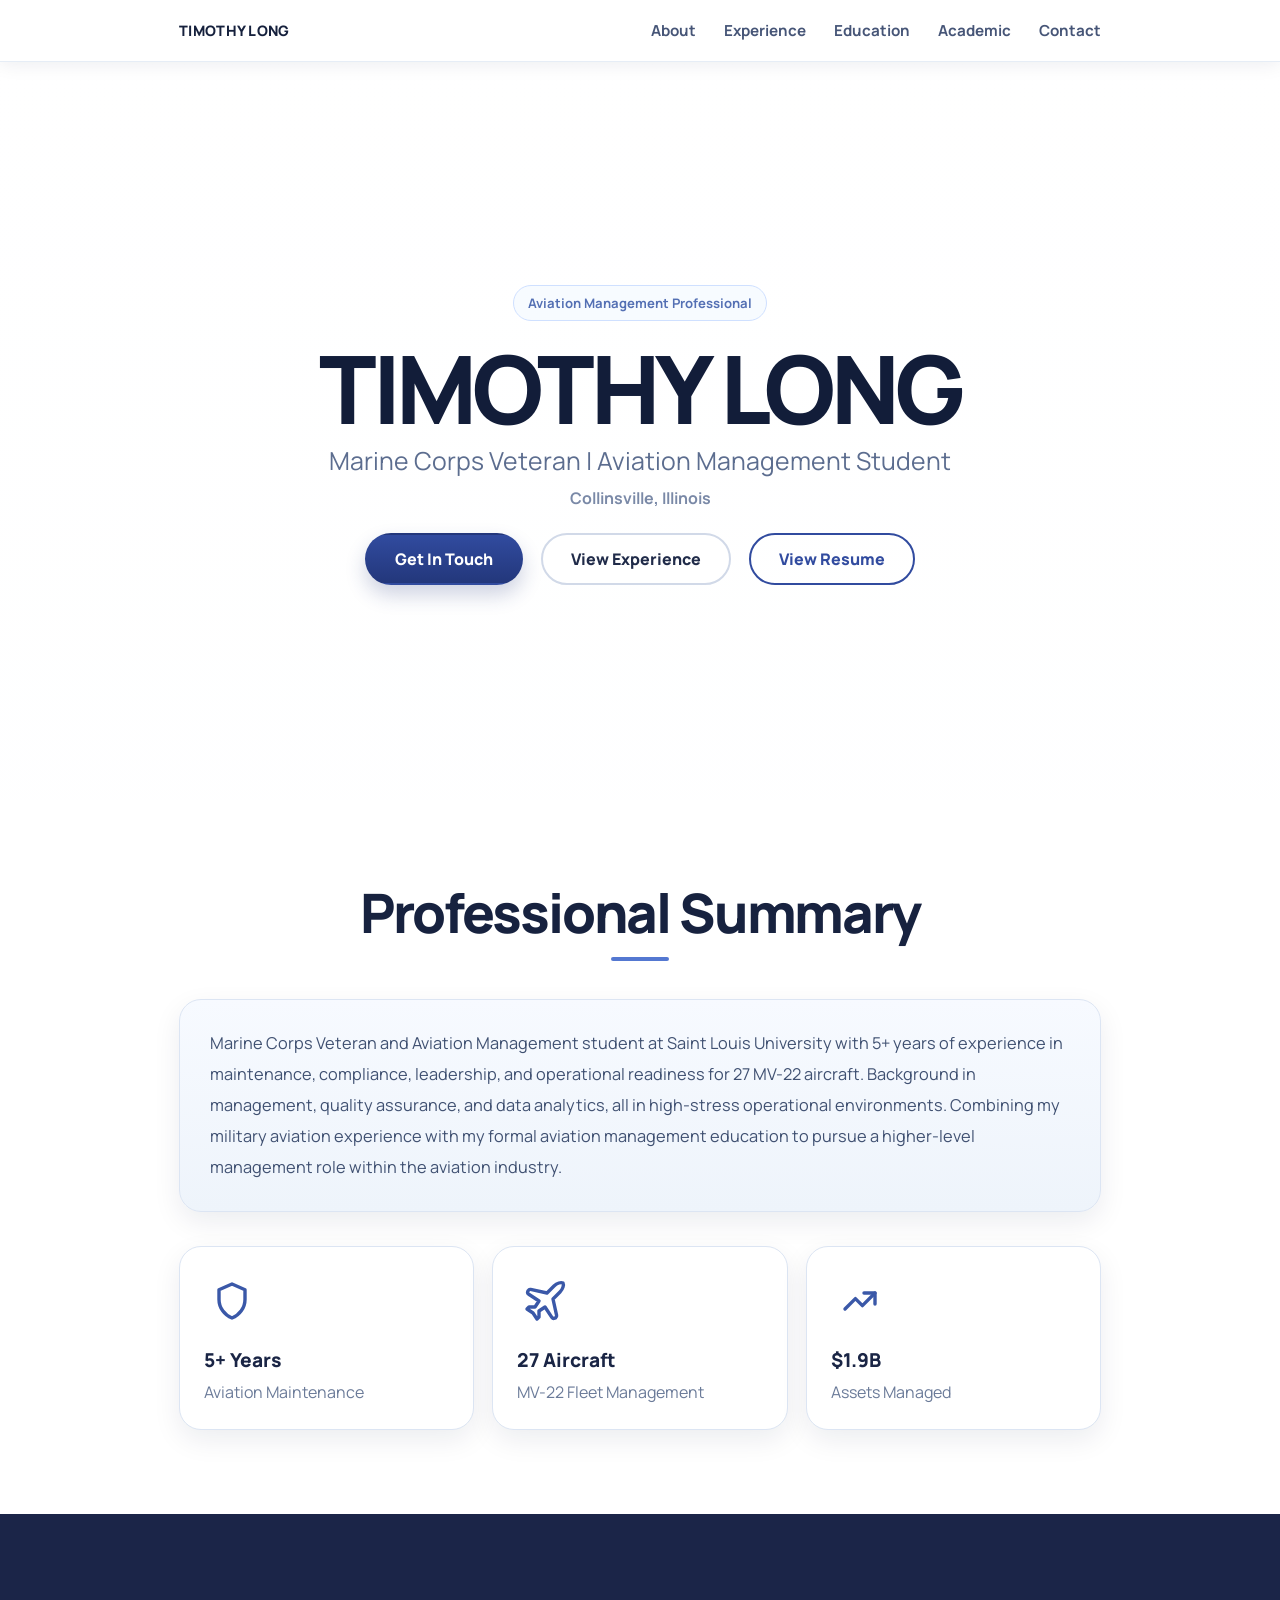
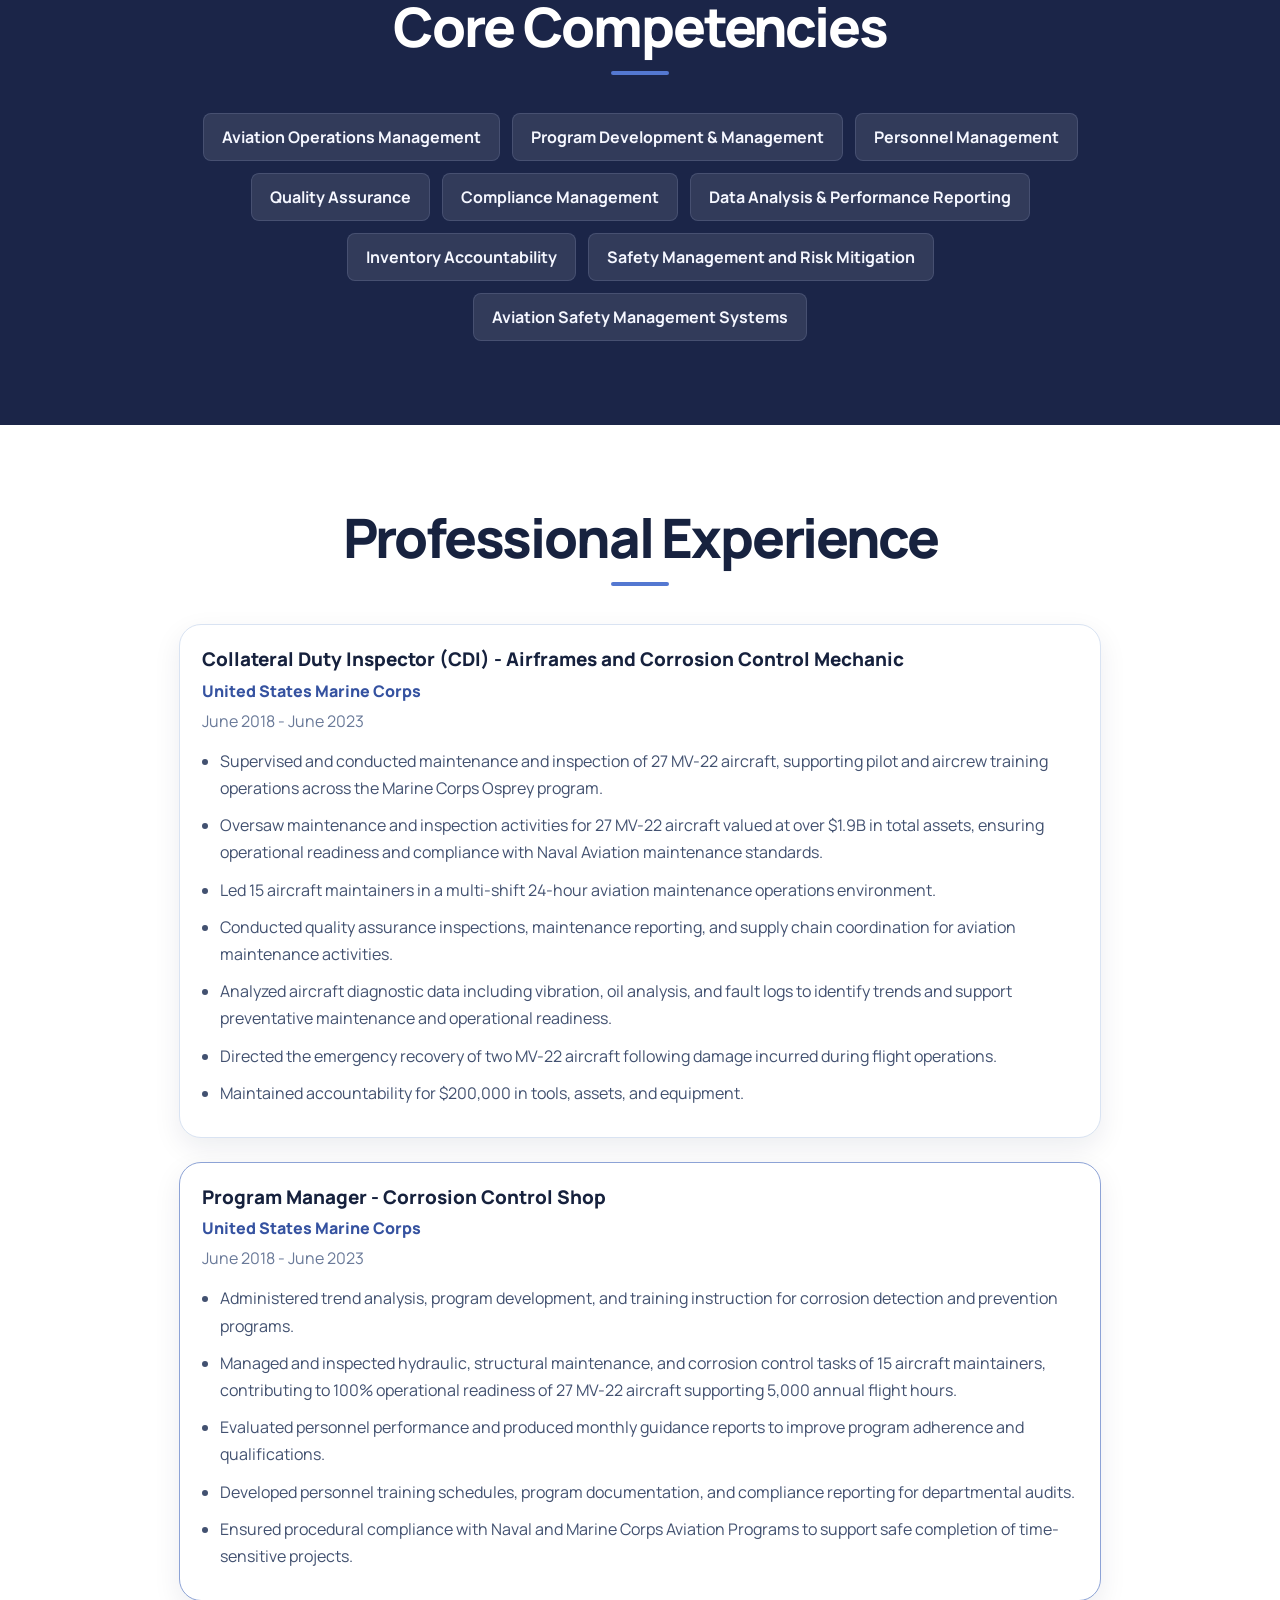
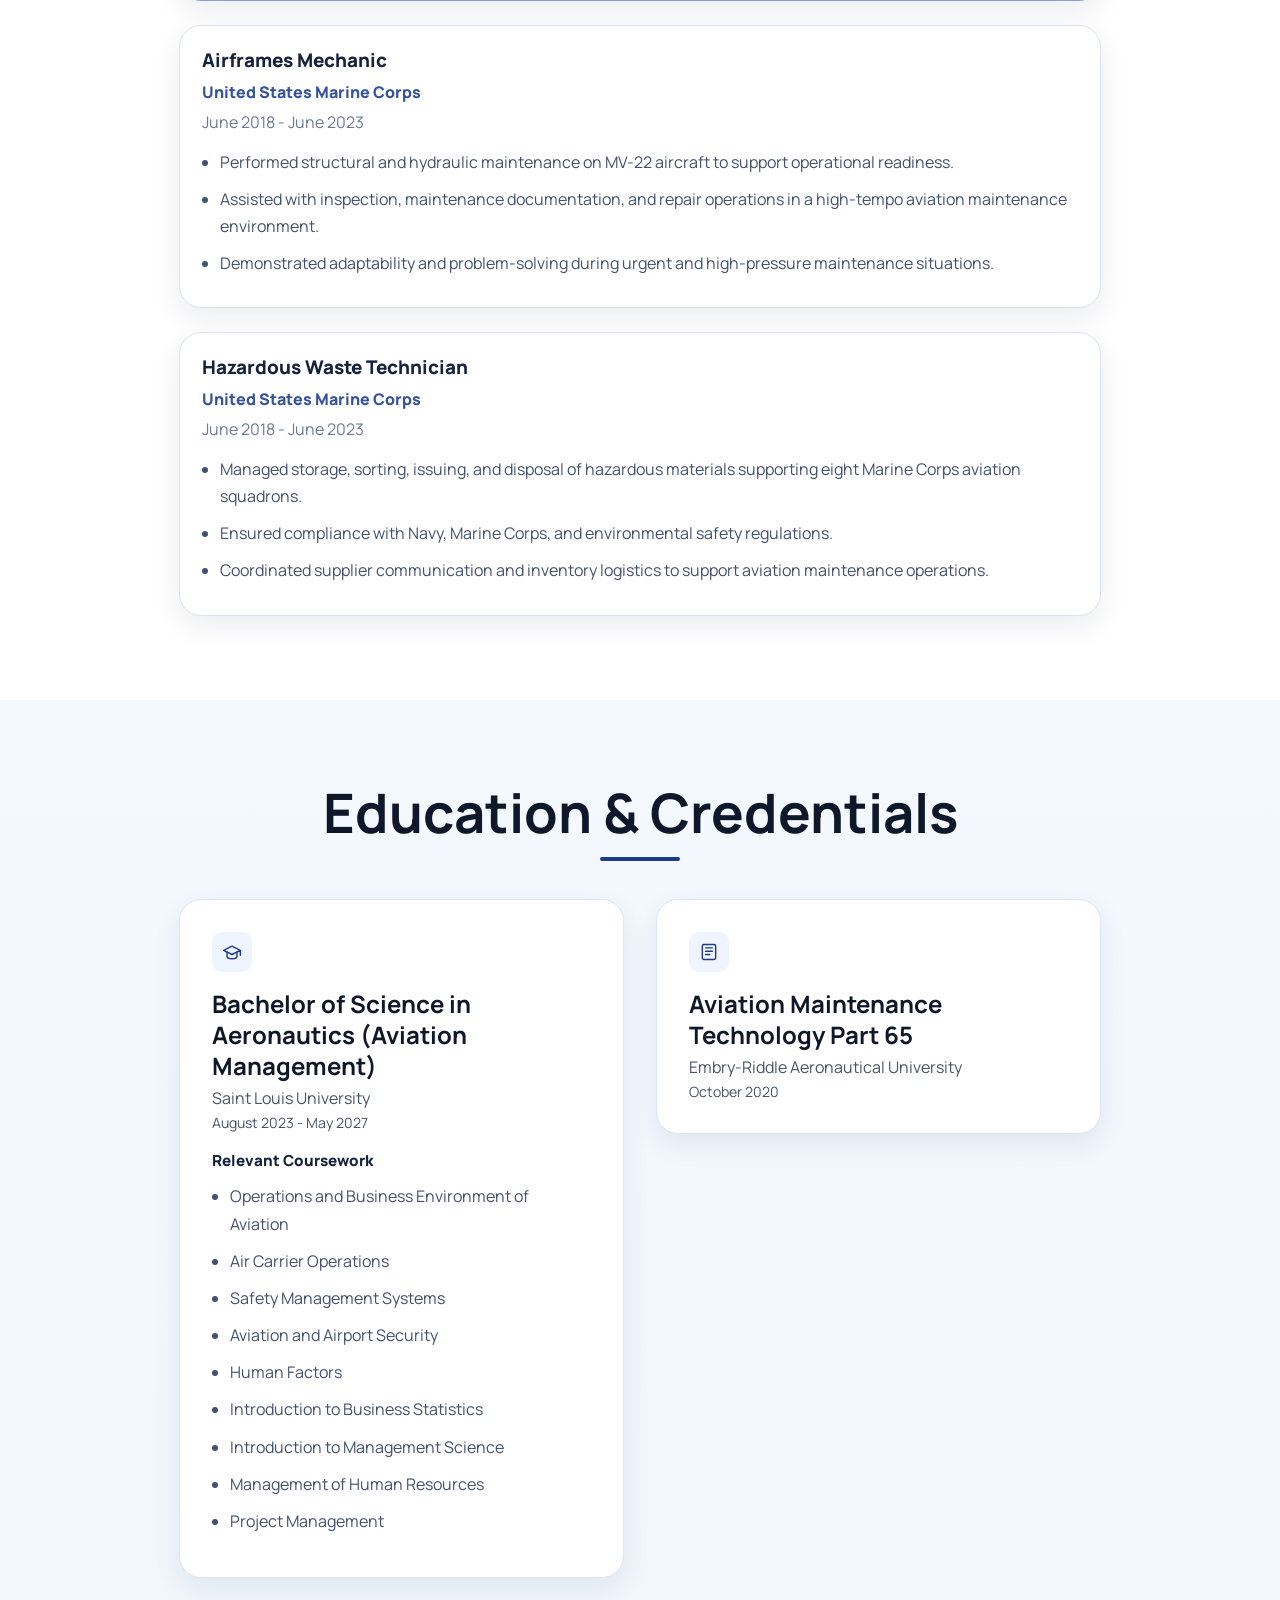
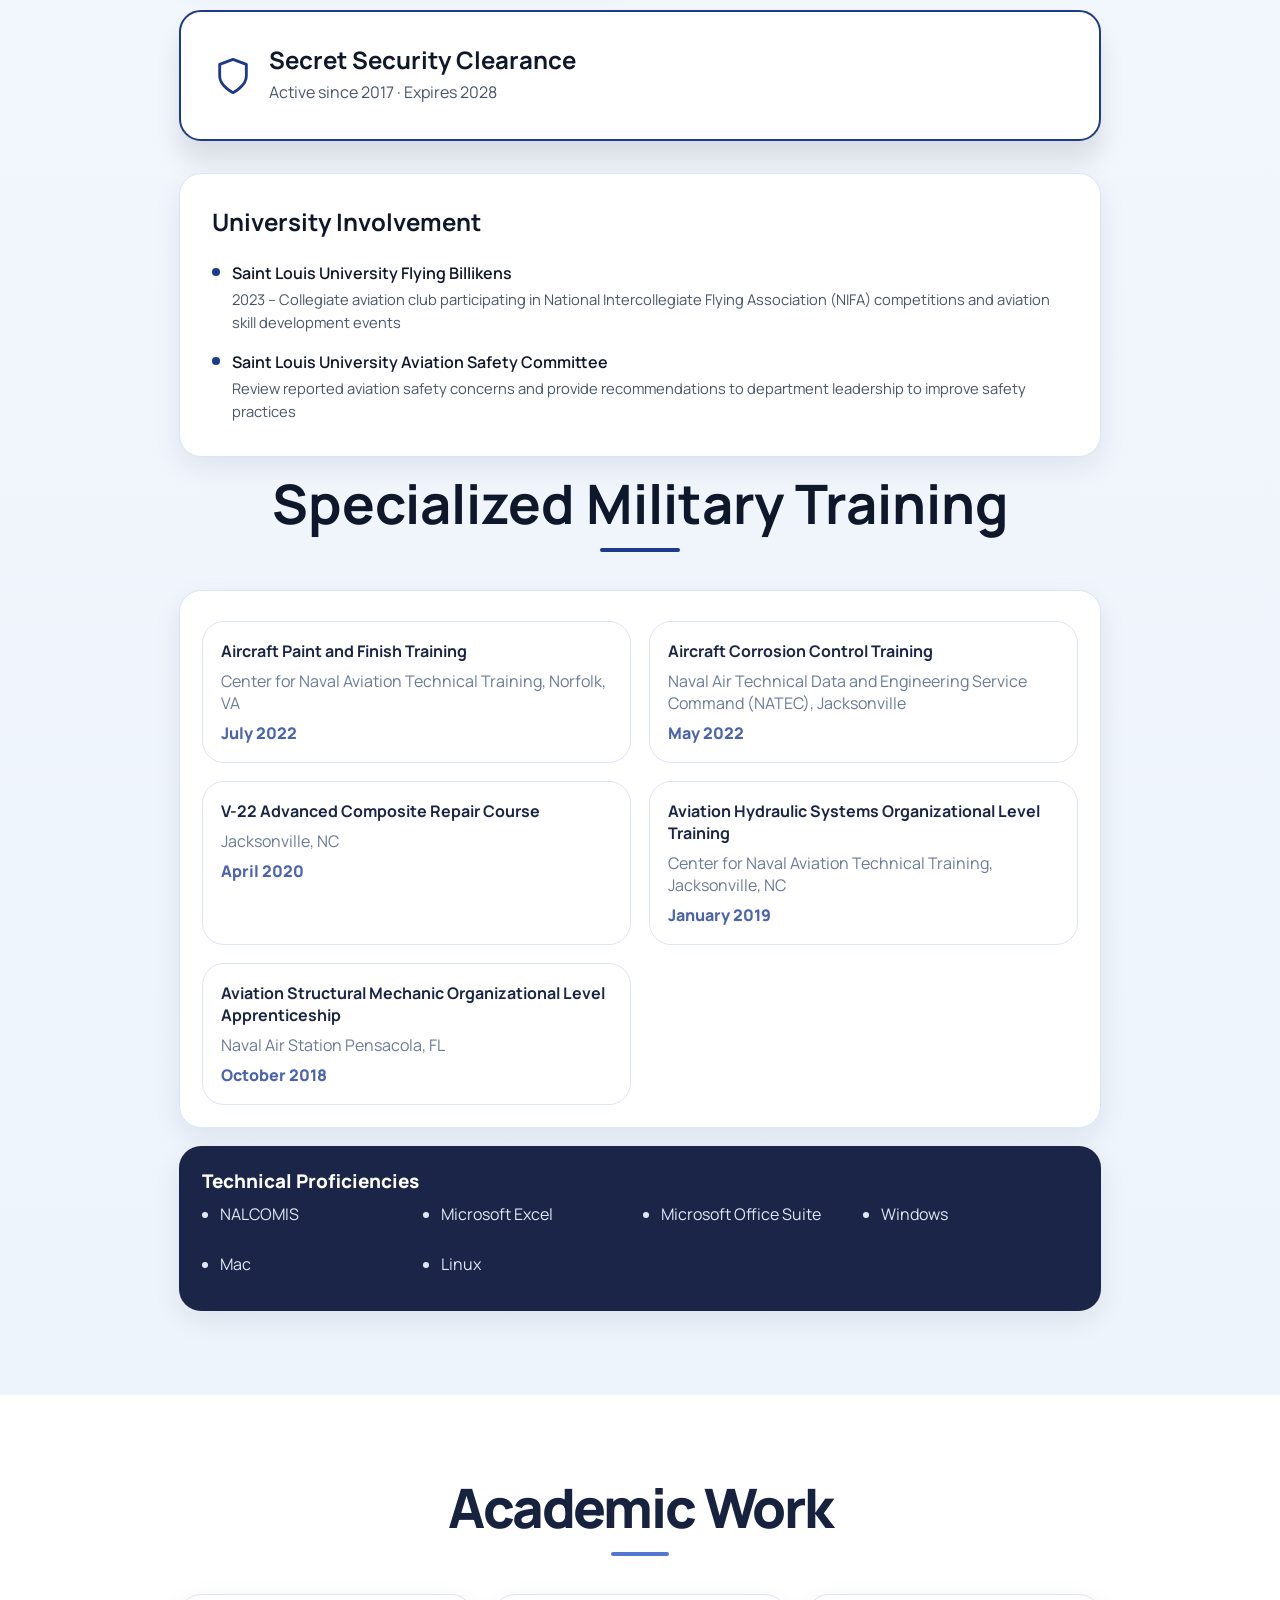
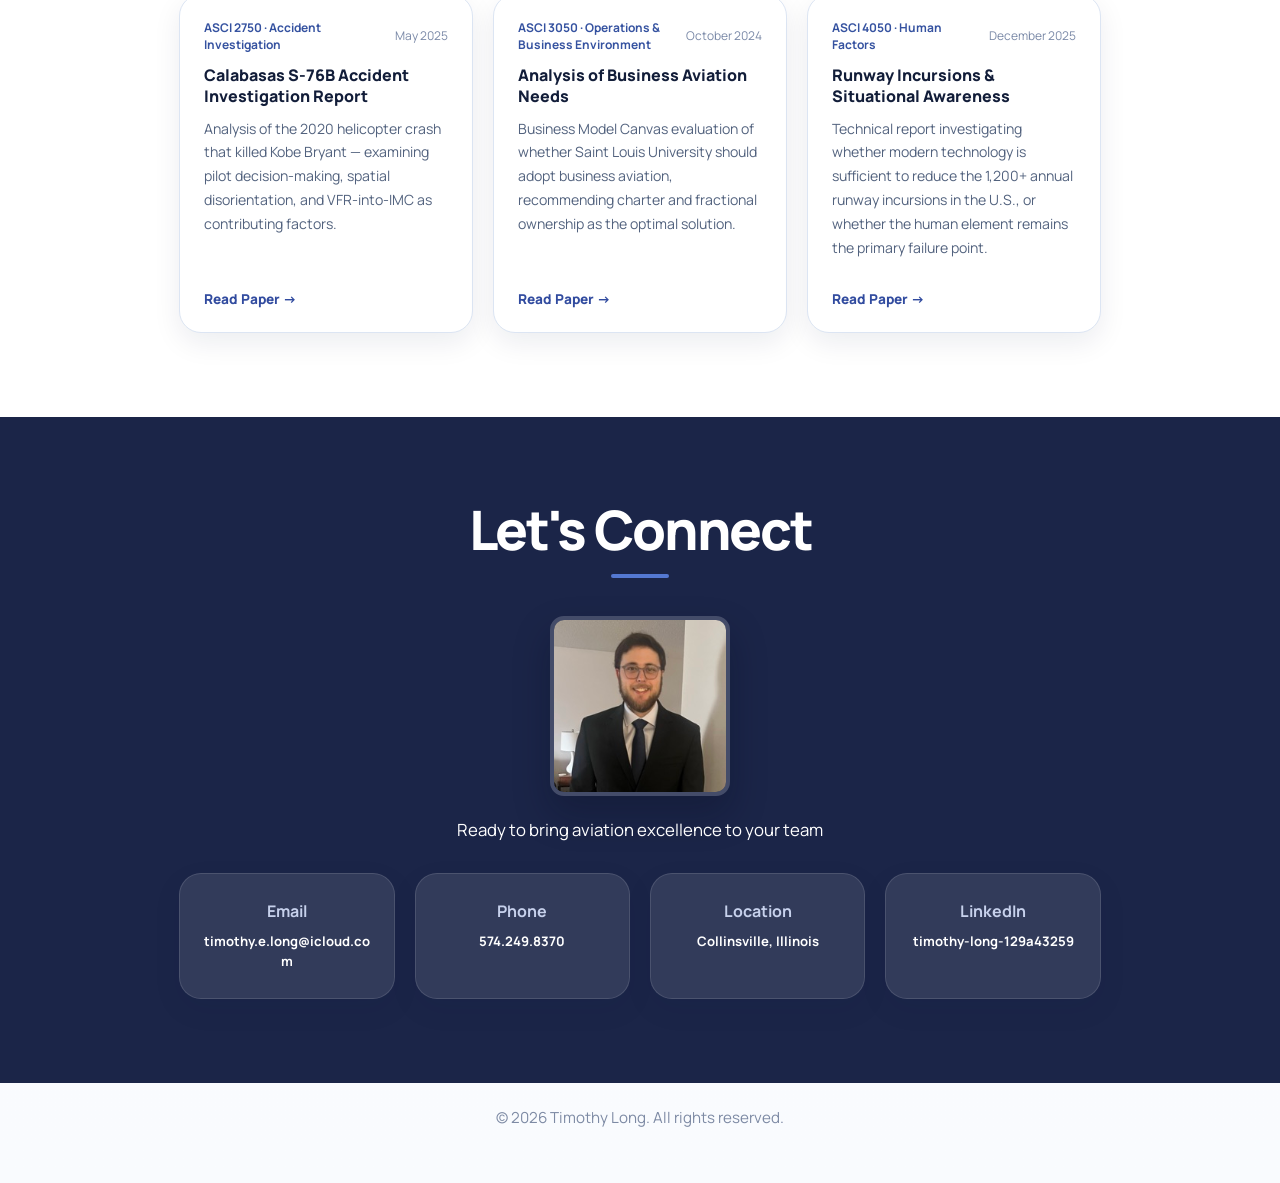
<file: index.html>
<!DOCTYPE html>
<html lang="en">
<head>
  <meta charset="UTF-8">
  <meta name="viewport" content="width=device-width, initial-scale=1.0">
  <title>Timothy Long | Aviation Management Professional</title>
  <meta
    name="description"
    content="Portfolio and resume website for Timothy Long, Marine Corps veteran and Aviation Management student."
  >
  <link rel="preconnect" href="https://fonts.googleapis.com">
  <link rel="preconnect" href="https://fonts.gstatic.com" crossorigin>
  <link
    href="https://fonts.googleapis.com/css2?family=Manrope:wght@400;500;700;800&family=Instrument+Serif:ital@0;1&display=swap"
    rel="stylesheet"
  >
  <link rel="stylesheet" href="./styles.css">
  <link rel="icon" href="data:image/svg+xml,<svg xmlns='http://www.w3.org/2000/svg' viewBox='0 0 100 100'><text y='80' font-size='70' font-family='sans-serif' font-weight='900' fill='%23172243'>TL</text></svg>">
  <meta property="og:title" content="Timothy Long | Aviation Management Professional">
  <meta property="og:description" content="Marine Corps Veteran and Aviation Management student with 5+ years of MV-22 fleet experience.">
  <meta property="og:image" content="./profile.jpg">
  <meta name="twitter:card" content="summary_large_image">
</head>
<body>
  <div class="page-shell">
    <header class="site-header">
      <a class="brand" href="#top">TIMOTHY LONG</a>
      <button class="nav-toggle" aria-label="Toggle navigation" aria-expanded="false">
        <svg class="icon-menu" viewBox="0 0 24 24" width="24" height="24" fill="none" stroke="currentColor" stroke-width="2" stroke-linecap="round">
          <line x1="3" y1="6" x2="21" y2="6"/><line x1="3" y1="12" x2="21" y2="12"/><line x1="3" y1="18" x2="21" y2="18"/>
        </svg>
        <svg class="icon-close" viewBox="0 0 24 24" width="24" height="24" fill="none" stroke="currentColor" stroke-width="2" stroke-linecap="round">
          <line x1="18" y1="6" x2="6" y2="18"/><line x1="6" y1="6" x2="18" y2="18"/>
        </svg>
      </button>
      <nav class="site-nav">
        <a href="#about">About</a>
        <a href="#experience">Experience</a>
        <a href="#education">Education</a>
        <a href="#academic">Academic</a>
        <a href="#contact">Contact</a>
      </nav>
    </header>

    <main id="top">
      <section class="hero">
        <div class="hero-copy reveal">
          <p class="hero-badge">Aviation Management Professional</p>
          <h1>TIMOTHY LONG</h1>
          <p class="hero-subtitle">Marine Corps Veteran | Aviation Management Student</p>
          <p class="hero-location">Collinsville, Illinois</p>
          <div class="hero-actions">
            <a class="button button-primary" href="#contact">Get In Touch</a>
            <a class="button button-secondary" href="#experience">View Experience</a>
            <a class="button button-outline" href="./resume.html">View Resume</a>
          </div>
        </div>
      </section>

      <section class="section section-light reveal" id="about">
        <div class="section-heading section-heading-center">
          <h2>Professional Summary</h2>
          <div class="section-rule"></div>
        </div>
        <div class="summary-card">
          <p>
            Marine Corps Veteran and Aviation Management student at Saint Louis University
            with 5+ years of experience in maintenance, compliance, leadership, and
            operational readiness for 27 MV-22 aircraft. Background in management, quality
            assurance, and data analytics, all in high-stress operational environments.
            Combining my military aviation experience with my formal aviation management
            education to pursue a higher-level management role within the aviation industry.
          </p>
        </div>
        <div class="stats">
          <article class="stat-card">
            <span class="stat-icon" aria-hidden="true">
              <svg viewBox="0 0 24 24" role="img">
                <path d="M12 3.5L18.5 6.4V11.2C18.5 15.4 15.7 19.1 12 20.5C8.3 19.1 5.5 15.4 5.5 11.2V6.4L12 3.5Z"></path>
              </svg>
            </span>
            <span class="stat-value">5+ Years</span>
            <span class="stat-label">Aviation Maintenance</span>
          </article>
          <article class="stat-card">
            <span class="stat-icon" aria-hidden="true">
              <svg viewBox="0 0 24 24" role="img">
                <path d="M17.8 19.2 16 11l3.5-3.5C21 6 21.5 4 21 3c-1-.5-3 0-4.5 1.5L13 8 4.8 6.2c-.5-.1-.9.1-1.1.5l-.3.5c-.2.5-.1 1 .3 1.3L9 12l-2 3H4l-1 1 3 2 2 3 1-1v-3l3-2 3.5 5.3c.3.4.8.5 1.3.3l.5-.2c.4-.3.6-.7.5-1.2z"></path>
              </svg>
            </span>
            <span class="stat-value">27 Aircraft</span>
            <span class="stat-label">MV-22 Fleet Management</span>
          </article>
          <article class="stat-card">
            <span class="stat-icon" aria-hidden="true">
              <svg viewBox="0 0 24 24" role="img">
                <path d="M5 16L10.2 10.8L13.7 14.3L20 8"></path>
                <path d="M14.5 8H20V13.5"></path>
              </svg>
            </span>
            <span class="stat-value">$1.9B</span>
            <span class="stat-label">Assets Managed</span>
          </article>
        </div>
      </section>

      <section class="section section-dark reveal">
        <div class="section-heading section-heading-center">
          <h2>Core Competencies</h2>
          <div class="section-rule"></div>
        </div>
        <div class="pill-grid">
          <span class="pill">Aviation Operations Management</span>
          <span class="pill">Program Development &amp; Management</span>
          <span class="pill">Personnel Management</span>
          <span class="pill">Quality Assurance</span>
          <span class="pill">Compliance Management</span>
          <span class="pill">Data Analysis &amp; Performance Reporting</span>
          <span class="pill">Inventory Accountability</span>
          <span class="pill">Safety Management and Risk Mitigation</span>
          <span class="pill">Aviation Safety Management Systems</span>
        </div>
      </section>

      <section class="section section-light reveal" id="experience">
        <div class="section-heading section-heading-center">
          <h2>Professional Experience</h2>
          <div class="section-rule"></div>
        </div>
        <div class="timeline">
          <article class="timeline-item">
            <div class="timeline-meta">
              <h3>Collateral Duty Inspector (CDI) - Airframes and Corrosion Control Mechanic</h3>
              <p>United States Marine Corps</p>
              <span>June 2018 - June 2023</span>
            </div>
            <ul class="detail-list">
              <li>Supervised and conducted maintenance and inspection of 27 MV-22 aircraft, supporting pilot and aircrew training operations across the Marine Corps Osprey program.</li>
              <li>Oversaw maintenance and inspection activities for 27 MV-22 aircraft valued at over $1.9B in total assets, ensuring operational readiness and compliance with Naval Aviation maintenance standards.</li>
              <li>Led 15 aircraft maintainers in a multi-shift 24-hour aviation maintenance operations environment.</li>
              <li>Conducted quality assurance inspections, maintenance reporting, and supply chain coordination for aviation maintenance activities.</li>
              <li>Analyzed aircraft diagnostic data including vibration, oil analysis, and fault logs to identify trends and support preventative maintenance and operational readiness.</li>
              <li>Directed the emergency recovery of two MV-22 aircraft following damage incurred during flight operations.</li>
              <li>Maintained accountability for $200,000 in tools, assets, and equipment.</li>
            </ul>
          </article>

          <article class="timeline-item">
            <div class="timeline-meta">
              <h3>Program Manager - Corrosion Control Shop</h3>
              <p>United States Marine Corps</p>
              <span>June 2018 - June 2023</span>
            </div>
            <ul class="detail-list">
              <li>Administered trend analysis, program development, and training instruction for corrosion detection and prevention programs.</li>
              <li>Managed and inspected hydraulic, structural maintenance, and corrosion control tasks of 15 aircraft maintainers, contributing to 100% operational readiness of 27 MV-22 aircraft supporting 5,000 annual flight hours.</li>
              <li>Evaluated personnel performance and produced monthly guidance reports to improve program adherence and qualifications.</li>
              <li>Developed personnel training schedules, program documentation, and compliance reporting for departmental audits.</li>
              <li>Ensured procedural compliance with Naval and Marine Corps Aviation Programs to support safe completion of time-sensitive projects.</li>
            </ul>
          </article>

          <article class="timeline-item">
            <div class="timeline-meta">
              <h3>Airframes Mechanic</h3>
              <p>United States Marine Corps</p>
              <span>June 2018 - June 2023</span>
            </div>
            <ul class="detail-list">
              <li>Performed structural and hydraulic maintenance on MV-22 aircraft to support operational readiness.</li>
              <li>Assisted with inspection, maintenance documentation, and repair operations in a high-tempo aviation maintenance environment.</li>
              <li>Demonstrated adaptability and problem-solving during urgent and high-pressure maintenance situations.</li>
            </ul>
          </article>

          <article class="timeline-item">
            <div class="timeline-meta">
              <h3>Hazardous Waste Technician</h3>
              <p>United States Marine Corps</p>
              <span>June 2018 - June 2023</span>
            </div>
            <ul class="detail-list">
              <li>Managed storage, sorting, issuing, and disposal of hazardous materials supporting eight Marine Corps aviation squadrons.</li>
              <li>Ensured compliance with Navy, Marine Corps, and environmental safety regulations.</li>
              <li>Coordinated supplier communication and inventory logistics to support aviation maintenance operations.</li>
            </ul>
          </article>
        </div>
      </section>

      <section class="section section-light-blue reveal" id="education">
        <div class="section-heading section-heading-center">
          <h2>Education &amp; Credentials</h2>
          <div class="section-rule"></div>
        </div>

        <div class="edu-grid">
          <article class="edu-card">
            <div class="edu-icon">
              <svg viewBox="0 0 24 24" fill="none" stroke="currentColor" stroke-width="1.7" stroke-linecap="round" stroke-linejoin="round"><path d="M22 10v6M2 10l10-5 10 5-10 5-10-5z"/><path d="M6 12v5c0 1.657 2.686 3 6 3s6-1.343 6-3v-5"/></svg>
            </div>
            <h3>Bachelor of Science in Aeronautics (Aviation Management)</h3>
            <p class="edu-institution">Saint Louis University</p>
            <span class="edu-date">August 2023 - May 2027</span>
            <h4>Relevant Coursework</h4>
            <ul class="compact-list">
              <li>Operations and Business Environment of Aviation</li>
              <li>Air Carrier Operations</li>
              <li>Safety Management Systems</li>
              <li>Aviation and Airport Security</li>
              <li>Human Factors</li>
              <li>Introduction to Business Statistics</li>
              <li>Introduction to Management Science</li>
              <li>Management of Human Resources</li>
              <li>Project Management</li>
            </ul>
          </article>

          <article class="edu-card">
            <div class="edu-icon">
              <svg viewBox="0 0 24 24" fill="none" stroke="currentColor" stroke-width="1.7" stroke-linecap="round" stroke-linejoin="round"><rect x="4" y="3" width="16" height="18" rx="2"/><path d="M8 7h8M8 11h8M8 15h5"/></svg>
            </div>
            <h3>Aviation Maintenance Technology Part 65</h3>
            <p class="edu-institution">Embry-Riddle Aeronautical University</p>
            <span class="edu-date">October 2020</span>
          </article>

        </div>

        <div class="edu-card edu-card-clearance">
          <div class="edu-clearance-inner">
            <div class="edu-clearance-icon">
              <svg viewBox="0 0 24 24" fill="none" stroke="currentColor" stroke-width="1.7" stroke-linecap="round" stroke-linejoin="round"><path d="M12 22s8-4 8-10V5l-8-3-8 3v7c0 6 8 10 8 10z"/></svg>
            </div>
            <div>
              <h3>Secret Security Clearance</h3>
              <p class="edu-institution">Active since 2017 · Expires 2028</p>
            </div>
          </div>
        </div>

        <div class="university-involvement">
          <h3>University Involvement</h3>
          <ul class="involvement-list">
            <li>
              <div class="involvement-dot"></div>
              <div>
                <strong>Saint Louis University Flying Billikens</strong>
                <span>2023 – Collegiate aviation club participating in National Intercollegiate Flying Association (NIFA) competitions and aviation skill development events</span>
              </div>
            </li>
            <li>
              <div class="involvement-dot"></div>
              <div>
                <strong>Saint Louis University Aviation Safety Committee</strong>
                <span>Review reported aviation safety concerns and provide recommendations to department leadership to improve safety practices</span>
              </div>
            </li>
          </ul>
        </div>

        <div class="section-heading section-heading-center">
          <h2>Specialized Military Training</h2>
          <div class="section-rule"></div>
        </div>

        <div class="info-grid">
          <article class="info-card info-card-wide">
            <div class="training-grid">
              <div class="training-card">
                <strong>Aircraft Paint and Finish Training</strong>
                <span>Center for Naval Aviation Technical Training, Norfolk, VA</span>
                <em>July 2022</em>
              </div>
              <div class="training-card">
                <strong>Aircraft Corrosion Control Training</strong>
                <span>Naval Air Technical Data and Engineering Service Command (NATEC), Jacksonville</span>
                <em>May 2022</em>
              </div>
              <div class="training-card">
                <strong>V-22 Advanced Composite Repair Course</strong>
                <span>Jacksonville, NC</span>
                <em>April 2020</em>
              </div>
              <div class="training-card">
                <strong>Aviation Hydraulic Systems Organizational Level Training</strong>
                <span>Center for Naval Aviation Technical Training, Jacksonville, NC</span>
                <em>January 2019</em>
              </div>
              <div class="training-card">
                <strong>Aviation Structural Mechanic Organizational Level Apprenticeship</strong>
                <span>Naval Air Station Pensacola, FL</span>
                <em>October 2018</em>
              </div>
            </div>
          </article>

          <article class="info-card info-card-wide technical-card">
            <h3>Technical Proficiencies</h3>
            <ul class="compact-list technical-list">
              <li>NALCOMIS</li>
              <li>Microsoft Excel</li>
              <li>Microsoft Office Suite</li>
              <li>Windows</li>
              <li>Mac</li>
              <li>Linux</li>
            </ul>
          </article>
        </div>
      </section>

      <section class="section section-light reveal" id="academic">
        <div class="section-heading section-heading-center">
          <h2>Academic Work</h2>
          <div class="section-rule"></div>
        </div>
        <div class="papers-grid">
          <a class="paper-card" href="./papers/accident-investigation.html">
            <div class="paper-meta">
              <span class="paper-course">ASCI 2750 · Accident Investigation</span>
              <span class="paper-date">May 2025</span>
            </div>
            <h3>Calabasas S-76B Accident Investigation Report</h3>
            <p>Analysis of the 2020 helicopter crash that killed Kobe Bryant — examining pilot decision-making, spatial disorientation, and VFR-into-IMC as contributing factors.</p>
            <span class="paper-link">Read Paper →</span>
          </a>
          <a class="paper-card" href="./papers/business-aviation.html">
            <div class="paper-meta">
              <span class="paper-course">ASCI 3050 · Operations &amp; Business Environment</span>
              <span class="paper-date">October 2024</span>
            </div>
            <h3>Analysis of Business Aviation Needs</h3>
            <p>Business Model Canvas evaluation of whether Saint Louis University should adopt business aviation, recommending charter and fractional ownership as the optimal solution.</p>
            <span class="paper-link">Read Paper →</span>
          </a>
          <a class="paper-card" href="./papers/human-factors.html">
            <div class="paper-meta">
              <span class="paper-course">ASCI 4050 · Human Factors</span>
              <span class="paper-date">December 2025</span>
            </div>
            <h3>Runway Incursions &amp; Situational Awareness</h3>
            <p>Technical report investigating whether modern technology is sufficient to reduce the 1,200+ annual runway incursions in the U.S., or whether the human element remains the primary failure point.</p>
            <span class="paper-link">Read Paper →</span>
          </a>
        </div>
      </section>

      <section class="section section-dark contact-wrap reveal" id="contact">
        <div>
          <div class="section-heading section-heading-center">
            <h2>Let's Connect</h2>
            <div class="section-rule"></div>
          </div>
          <div class="contact-photo-wrap">
            <div class="contact-photo-frame">
              <img class="contact-photo" src="./profile.jpg" alt="Portrait of Timothy Long">
            </div>
          </div>
          <p class="contact-intro">Ready to bring aviation excellence to your team</p>
        </div>
        <div class="contact-grid">
          <a class="contact-card" href="mailto:timothy.e.long@icloud.com">
            <span>Email</span>
            <strong>timothy.e.long@icloud.com</strong>
          </a>
          <a class="contact-card" href="tel:5742498370">
            <span>Phone</span>
            <strong>574.249.8370</strong>
          </a>
          <div class="contact-card">
            <span>Location</span>
            <strong>Collinsville, Illinois</strong>
          </div>
          <a class="contact-card" href="https://www.linkedin.com/in/timothy-long-129a43259/" target="_blank" rel="noopener noreferrer">
            <span>LinkedIn</span>
            <strong>timothy-long-129a43259</strong>
          </a>
        </div>
      </section>
    </main>

    <footer class="site-footer">
      <p>&copy; 2026 Timothy Long. All rights reserved.</p>
    </footer>
  </div>

  <script src="./script.js"></script>
</body>
</html>
</file>
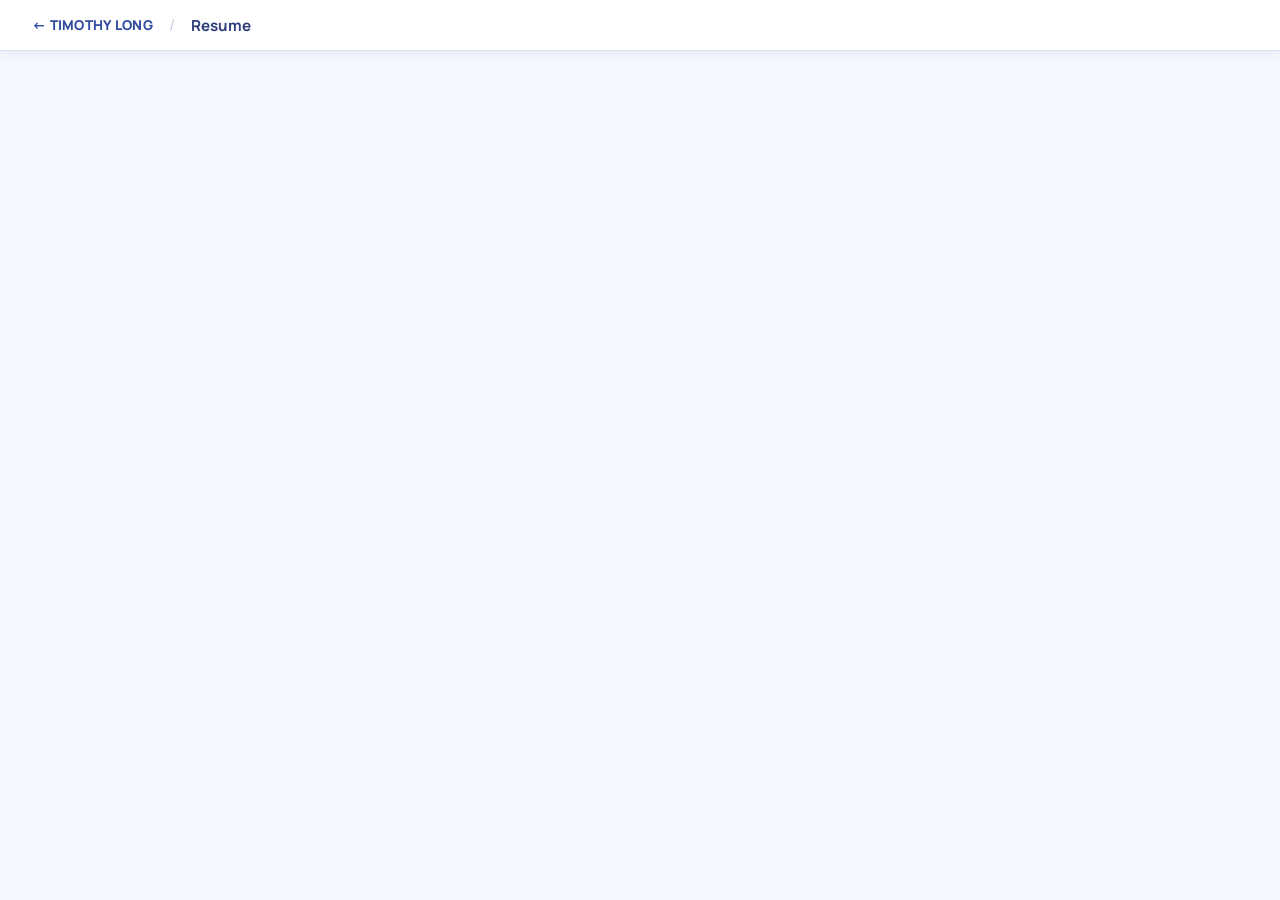
<file: resume.html>
<!DOCTYPE html>
<html lang="en">
<head>
  <meta charset="UTF-8">
  <meta name="viewport" content="width=device-width, initial-scale=1.0">
  <title>Resume | Timothy Long</title>
  <link rel="preconnect" href="https://fonts.googleapis.com">
  <link rel="preconnect" href="https://fonts.gstatic.com" crossorigin>
  <link href="https://fonts.googleapis.com/css2?family=Manrope:wght@400;700;800&display=swap" rel="stylesheet">
  <link rel="icon" href="data:image/svg+xml,<svg xmlns='http://www.w3.org/2000/svg' viewBox='0 0 100 100'><text y='80' font-size='70' font-family='sans-serif' font-weight='900' fill='%23172243'>TL</text></svg>">
  <style>
    * { box-sizing: border-box; margin: 0; padding: 0; }
    body { font-family: "Manrope", sans-serif; background: #f4f8ff; display: flex; flex-direction: column; height: 100vh; }
    .viewer-header {
      display: flex;
      align-items: center;
      gap: 16px;
      padding: 14px 32px;
      background: rgba(255,255,255,0.97);
      border-bottom: 1px solid #dce5f3;
      box-shadow: 0 2px 12px rgba(19,31,61,0.07);
      flex-shrink: 0;
    }
    .viewer-header a {
      text-decoration: none;
      font-size: 0.85rem;
      font-weight: 800;
      color: #314b9f;
      letter-spacing: 0.02em;
    }
    .viewer-header a:hover { color: #172243; }
    .divider { color: #c0cbe0; }
    .viewer-header h1 {
      font-size: 0.95rem;
      font-weight: 700;
      color: #2d3f78;
    }
    iframe {
      flex: 1;
      width: 100%;
      border: none;
    }
  </style>
</head>
<body>
  <header class="viewer-header">
    <a href="./index.html">← TIMOTHY LONG</a>
    <span class="divider">/</span>
    <h1>Resume</h1>
  </header>
  <iframe src="./Long_Timothy.pdf#zoom=150" title="Timothy Long Resume"></iframe>
</body>
</html>
</file>
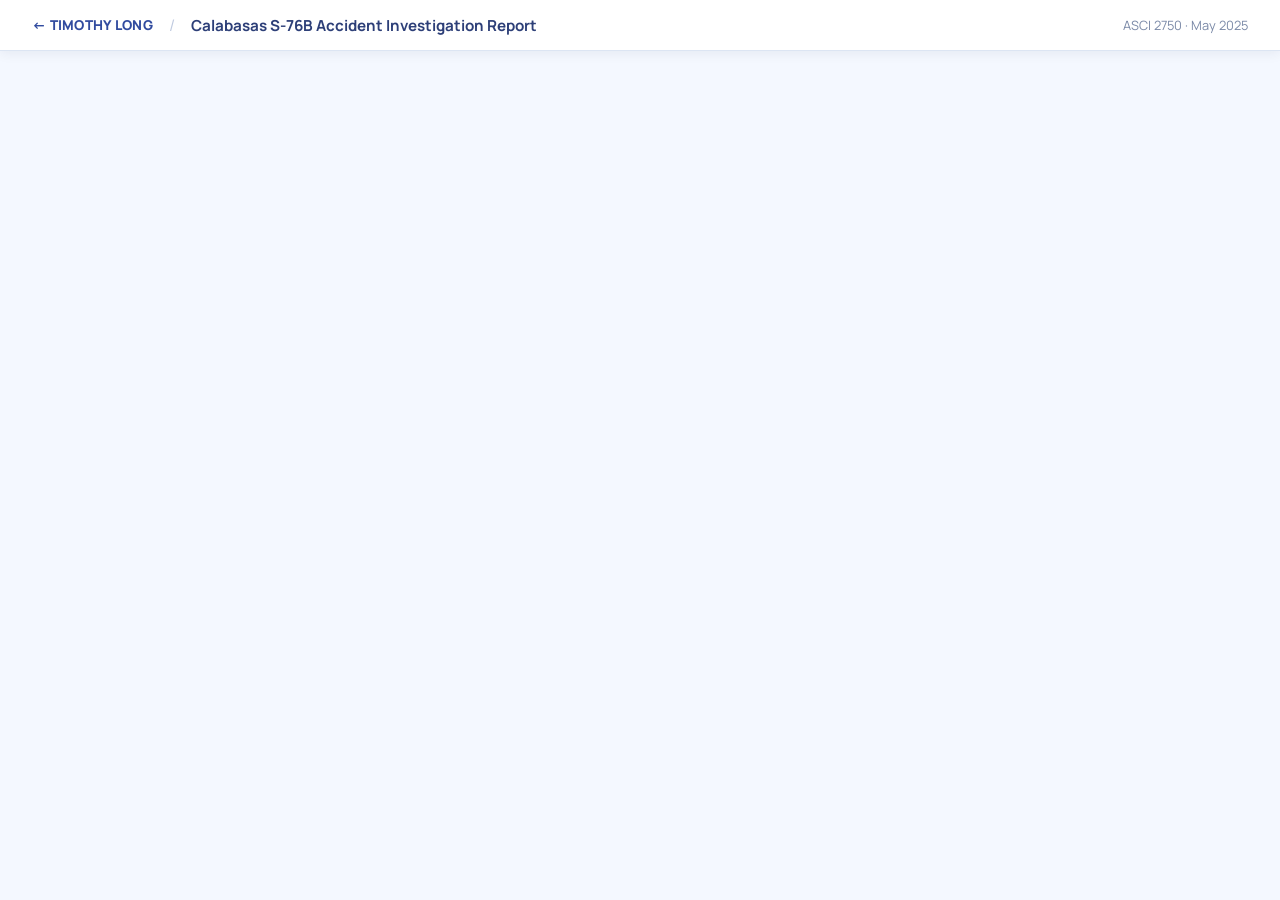
<file: Papers/accident-investigation.html>
<!DOCTYPE html>
<html lang="en">
<head>
  <meta charset="UTF-8">
  <meta name="viewport" content="width=device-width, initial-scale=1.0">
  <title>Accident Investigation Report | Timothy Long</title>
  <link rel="preconnect" href="https://fonts.googleapis.com">
  <link rel="preconnect" href="https://fonts.gstatic.com" crossorigin>
  <link href="https://fonts.googleapis.com/css2?family=Manrope:wght@400;700;800&display=swap" rel="stylesheet">
  <link rel="icon" href="data:image/svg+xml,<svg xmlns='http://www.w3.org/2000/svg' viewBox='0 0 100 100'><text y='80' font-size='70' font-family='sans-serif' font-weight='900' fill='%23172243'>TL</text></svg>">
  <style>
    * { box-sizing: border-box; margin: 0; padding: 0; }
    body { font-family: "Manrope", sans-serif; background: #f4f8ff; display: flex; flex-direction: column; height: 100vh; }
    .viewer-header {
      display: flex;
      align-items: center;
      gap: 16px;
      padding: 14px 32px;
      background: rgba(255,255,255,0.97);
      border-bottom: 1px solid #dce5f3;
      box-shadow: 0 2px 12px rgba(19,31,61,0.07);
      flex-shrink: 0;
    }
    .viewer-header a {
      text-decoration: none;
      font-size: 0.85rem;
      font-weight: 800;
      color: #314b9f;
      letter-spacing: 0.02em;
    }
    .viewer-header a:hover { color: #172243; }
    .divider { color: #c0cbe0; }
    .viewer-header h1 {
      font-size: 0.95rem;
      font-weight: 700;
      color: #2d3f78;
      white-space: nowrap;
      overflow: hidden;
      text-overflow: ellipsis;
    }
    .viewer-header .meta {
      margin-left: auto;
      font-size: 0.8rem;
      color: #7a89a7;
      white-space: nowrap;
    }
    iframe {
      flex: 1;
      width: 100%;
      border: none;
    }
  </style>
</head>
<body>
  <header class="viewer-header">
    <a href="../index.html">← TIMOTHY LONG</a>
    <span class="divider">/</span>
    <h1>Calabasas S-76B Accident Investigation Report</h1>
    <span class="meta">ASCI 2750 · May 2025</span>
  </header>
  <iframe
    src="https://view.officeapps.live.com/op/embed.aspx?src=https://timmybread22.github.io/timothy.long/papers/Accident%20Investigation%20Report%20-%20Final.docx"
    title="Accident Investigation Report"
  ></iframe>
</body>
</html>
</file>
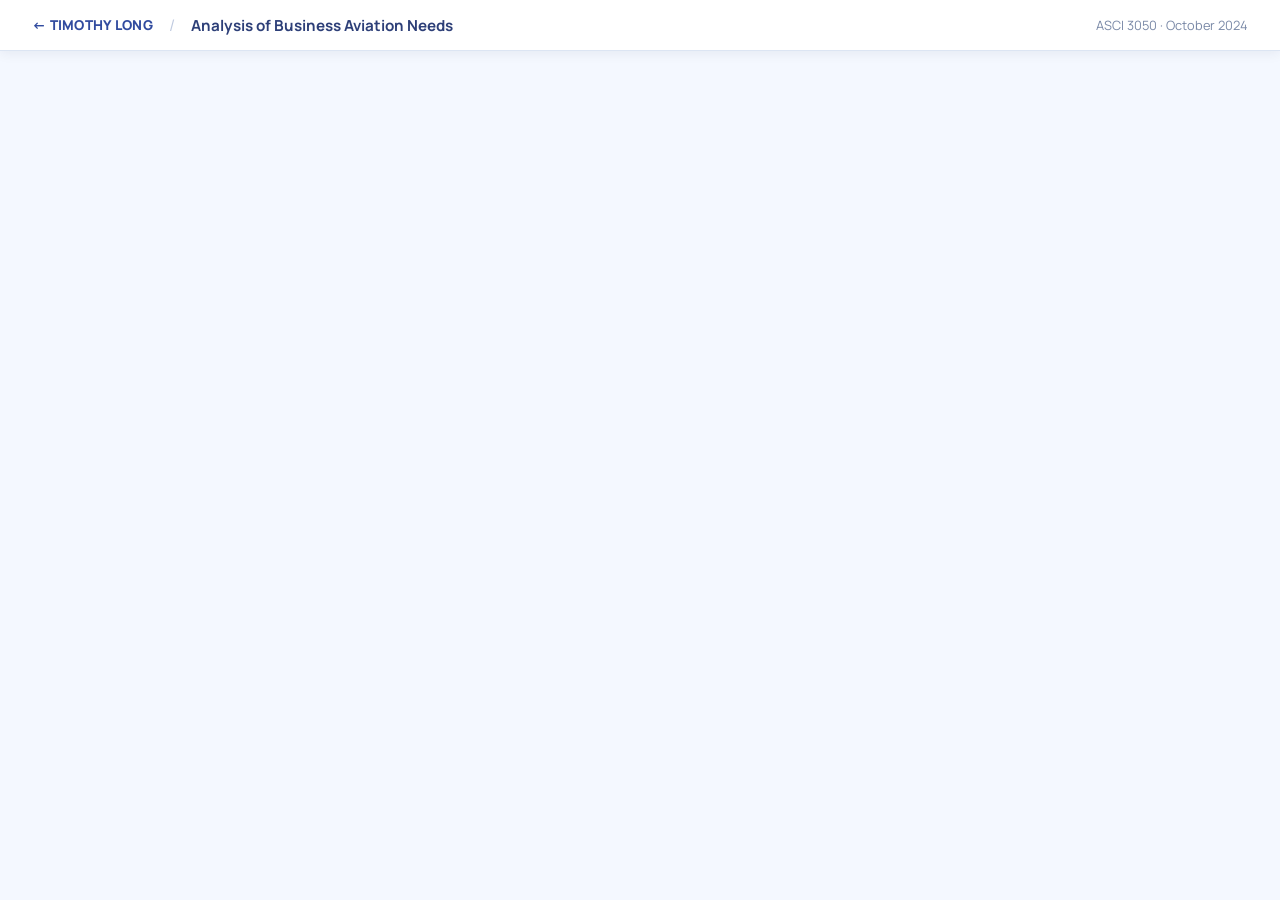
<file: Papers/business-aviation.html>
<!DOCTYPE html>
<html lang="en">
<head>
  <meta charset="UTF-8">
  <meta name="viewport" content="width=device-width, initial-scale=1.0">
  <title>Business Aviation Analysis | Timothy Long</title>
  <link rel="preconnect" href="https://fonts.googleapis.com">
  <link rel="preconnect" href="https://fonts.gstatic.com" crossorigin>
  <link href="https://fonts.googleapis.com/css2?family=Manrope:wght@400;700;800&display=swap" rel="stylesheet">
  <link rel="icon" href="data:image/svg+xml,<svg xmlns='http://www.w3.org/2000/svg' viewBox='0 0 100 100'><text y='80' font-size='70' font-family='sans-serif' font-weight='900' fill='%23172243'>TL</text></svg>">
  <style>
    * { box-sizing: border-box; margin: 0; padding: 0; }
    body { font-family: "Manrope", sans-serif; background: #f4f8ff; display: flex; flex-direction: column; height: 100vh; }
    .viewer-header {
      display: flex;
      align-items: center;
      gap: 16px;
      padding: 14px 32px;
      background: rgba(255,255,255,0.97);
      border-bottom: 1px solid #dce5f3;
      box-shadow: 0 2px 12px rgba(19,31,61,0.07);
      flex-shrink: 0;
    }
    .viewer-header a {
      text-decoration: none;
      font-size: 0.85rem;
      font-weight: 800;
      color: #314b9f;
      letter-spacing: 0.02em;
    }
    .viewer-header a:hover { color: #172243; }
    .divider { color: #c0cbe0; }
    .viewer-header h1 {
      font-size: 0.95rem;
      font-weight: 700;
      color: #2d3f78;
      white-space: nowrap;
      overflow: hidden;
      text-overflow: ellipsis;
    }
    .viewer-header .meta {
      margin-left: auto;
      font-size: 0.8rem;
      color: #7a89a7;
      white-space: nowrap;
    }
    iframe {
      flex: 1;
      width: 100%;
      border: none;
    }
  </style>
</head>
<body>
  <header class="viewer-header">
    <a href="../index.html">← TIMOTHY LONG</a>
    <span class="divider">/</span>
    <h1>Analysis of Business Aviation Needs</h1>
    <span class="meta">ASCI 3050 · October 2024</span>
  </header>
  <iframe
    src="https://view.officeapps.live.com/op/embed.aspx?src=https://timmybread22.github.io/timothy.long/papers/ASCI-3050%20Final%20Paper.docx"
    title="Business Aviation Analysis"
  ></iframe>
</body>
</html>
</file>
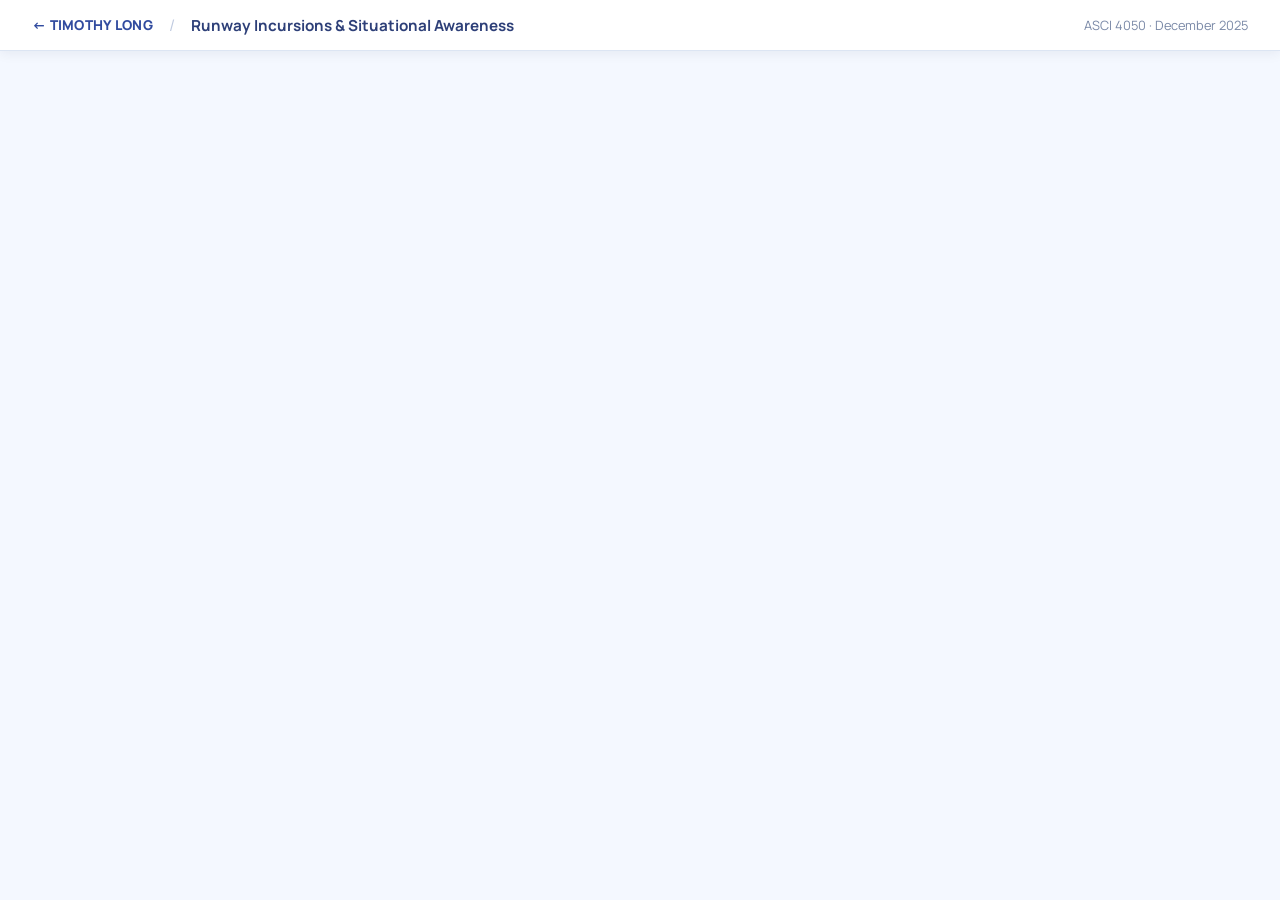
<file: Papers/human-factors.html>
<!DOCTYPE html>
<html lang="en">
<head>
  <meta charset="UTF-8">
  <meta name="viewport" content="width=device-width, initial-scale=1.0">
  <title>Human Factors Technical Report | Timothy Long</title>
  <link rel="preconnect" href="https://fonts.googleapis.com">
  <link rel="preconnect" href="https://fonts.gstatic.com" crossorigin>
  <link href="https://fonts.googleapis.com/css2?family=Manrope:wght@400;700;800&display=swap" rel="stylesheet">
  <link rel="icon" href="data:image/svg+xml,<svg xmlns='http://www.w3.org/2000/svg' viewBox='0 0 100 100'><text y='80' font-size='70' font-family='sans-serif' font-weight='900' fill='%23172243'>TL</text></svg>">
  <style>
    * { box-sizing: border-box; margin: 0; padding: 0; }
    body { font-family: "Manrope", sans-serif; background: #f4f8ff; display: flex; flex-direction: column; height: 100vh; }
    .viewer-header {
      display: flex;
      align-items: center;
      gap: 16px;
      padding: 14px 32px;
      background: rgba(255,255,255,0.97);
      border-bottom: 1px solid #dce5f3;
      box-shadow: 0 2px 12px rgba(19,31,61,0.07);
      flex-shrink: 0;
    }
    .viewer-header a {
      text-decoration: none;
      font-size: 0.85rem;
      font-weight: 800;
      color: #314b9f;
      letter-spacing: 0.02em;
    }
    .viewer-header a:hover { color: #172243; }
    .divider { color: #c0cbe0; }
    .viewer-header h1 {
      font-size: 0.95rem;
      font-weight: 700;
      color: #2d3f78;
      white-space: nowrap;
      overflow: hidden;
      text-overflow: ellipsis;
    }
    .viewer-header .meta {
      margin-left: auto;
      font-size: 0.8rem;
      color: #7a89a7;
      white-space: nowrap;
    }
    iframe {
      flex: 1;
      width: 100%;
      border: none;
    }
  </style>
</head>
<body>
  <header class="viewer-header">
    <a href="../index.html">← TIMOTHY LONG</a>
    <span class="divider">/</span>
    <h1>Runway Incursions &amp; Situational Awareness</h1>
    <span class="meta">ASCI 4050 · December 2025</span>
  </header>
  <iframe
    src="https://view.officeapps.live.com/op/embed.aspx?src=https://timmybread22.github.io/timothy.long/papers/Team%20Golf%20Technical%20Report%20-%20ASCI%204050.docx"
    title="Human Factors Technical Report"
  ></iframe>
</body>
</html>
</file>
<file: styles.css>
:root {
  --bg: #ffffff;
  --bg-soft: #f4f8ff;
  --bg-muted: #eef4fb;
  --navy: #172243;
  --navy-soft: #2d3f78;
  --text: #16213d;
  --muted: #61708f;
  --line: #dce5f3;
  --line-strong: #8da3d6;
  --pill: #323f66;
  --shadow: 0 10px 28px rgba(18, 31, 63, 0.08);
}

* {
  box-sizing: border-box;
}

html {
  scroll-behavior: smooth;
}

body {
  margin: 0;
  min-height: 100vh;
  font-family: "Manrope", sans-serif;
  color: var(--text);
  background: linear-gradient(180deg, #ffffff 0%, #f9fbfe 100%);
}

a {
  color: inherit;
}

.page-shell {
}

.site-header {
  position: sticky;
  top: 0;
  z-index: 20;
  display: flex;
  justify-content: space-between;
  align-items: center;
  gap: 16px;
  padding: 20px 14vw;
  background: rgba(255, 255, 255, 0.96);
  border-bottom: 1px solid rgba(220, 229, 243, 0.7);
  box-shadow: 0 2px 18px rgba(19, 31, 61, 0.08);
}

.brand,
.site-nav a,
.button,
.contact-card {
  text-decoration: none;
}

.brand {
  font-size: 0.9rem;
  font-weight: 800;
  letter-spacing: 0.02em;
}

.nav-toggle {
  display: none;
  background: none;
  border: none;
  cursor: pointer;
  padding: 4px;
  color: var(--navy);
}

.nav-toggle .icon-close {
  display: none;
}

.nav-toggle[aria-expanded="true"] .icon-menu {
  display: none;
}

.nav-toggle[aria-expanded="true"] .icon-close {
  display: block;
}

.site-nav {
  display: flex;
  flex-wrap: wrap;
  gap: 28px;
}

.site-nav a {
  font-size: 0.95rem;
  font-weight: 700;
  color: #465577;
}

.site-nav a:hover,
.site-nav a:focus-visible {
  color: var(--navy);
}

main {
  overflow: hidden;
}

.hero,
.section {
  padding-left: 14vw;
  padding-right: 14vw;
}

.hero {
  min-height: 82vh;
  display: flex;
  align-items: center;
  justify-content: center;
  text-align: center;
  padding-top: 80px;
  padding-bottom: 72px;
}

.hero-copy {
  max-width: 900px;
}

.hero-badge {
  display: inline-flex;
  align-items: center;
  padding: 8px 14px;
  border: 1px solid #cfe0ff;
  border-radius: 999px;
  background: #f7fbff;
  color: #5470b4;
  font-size: 0.82rem;
  font-weight: 700;
  margin: 0 0 22px;
}

h1,
h2,
h3,
h4,
p {
  margin-top: 0;
}

h1 {
  margin-bottom: 12px;
  font-size: clamp(3.8rem, 9vw, 5.9rem);
  line-height: 0.95;
  letter-spacing: -0.05em;
  font-weight: 800;
  color: #121d39;
}

h2 {
  margin-bottom: 0;
  font-size: clamp(2.3rem, 5vw, 3.4rem);
  line-height: 1.05;
  letter-spacing: -0.04em;
  font-weight: 800;
  color: #17223f;
}

h3 {
  margin-bottom: 8px;
  font-size: 1.18rem;
  line-height: 1.3;
  font-weight: 800;
}

h4 {
  margin: 18px 0 12px;
  font-size: 0.95rem;
  font-weight: 800;
}

.hero-subtitle {
  margin-bottom: 10px;
  font-size: clamp(1.15rem, 2.2vw, 1.55rem);
  color: #5c6d8f;
}

.hero-location {
  margin-bottom: 24px;
  color: #7a89a7;
  font-weight: 700;
}

.hero-actions {
  display: flex;
  justify-content: center;
  align-items: center;
  flex-wrap: nowrap;
  gap: 18px;
}


.button {
  display: inline-flex;
  align-items: center;
  justify-content: center;
  min-height: 52px;
  padding: 0 28px;
  border-radius: 999px;
  border: 2px solid #d1d9e8;
  font-weight: 800;
  transition: transform 180ms ease, box-shadow 180ms ease, background-color 180ms ease;
}

.button:hover,
.button:focus-visible,
.contact-card:hover,
.contact-card:focus-visible {
  transform: translateY(-2px);
}

.button-primary {
  color: #ffffff;
  background: linear-gradient(180deg, #314b9f 0%, #23377b 100%);
  border-color: transparent;
  box-shadow: 0 10px 20px rgba(35, 55, 123, 0.22);
}

.button-secondary {
  color: #202b49;
  background: #ffffff;
}

.button-outline {
  color: #314b9f;
  background: transparent;
  border-color: #314b9f;
}
.button-outline:hover,
.button-outline:focus-visible {
  background: #f0f4ff;
}

.section {
  padding-top: 84px;
  padding-bottom: 84px;
}

.section-light {
  background: #ffffff;
}

.section-light-blue {
  background: linear-gradient(180deg, #f4f8ff 0%, #eef4fb 100%);
}

.section-dark {
  background: #1b2548;
  color: #ffffff;
}

.section-heading {
  margin-bottom: 38px;
}

.section-heading-center {
  text-align: center;
}

.section-dark h2,
.section-dark h3,
.section-dark h4,
.section-dark .contact-intro {
  color: #ffffff;
}

.section-rule {
  width: 58px;
  height: 4px;
  margin: 16px auto 0;
  border-radius: 999px;
  background: #5478d1;
}

.summary-card,
.stat-card,
.timeline-item,
.info-card,
.training-card,
.contact-card {
  background: #ffffff;
  border: 1px solid var(--line);
  border-radius: 22px;
  box-shadow: var(--shadow);
}

.summary-card {
  max-width: 940px;
  margin: 0 auto 34px;
  padding: 28px 30px;
  background: linear-gradient(180deg, #f7faff 0%, #eef4fb 100%);
}

.summary-card p {
  margin: 0;
  line-height: 1.9;
  color: #405172;
  font-size: 1.02rem;
}

.stats {
  display: grid;
  grid-template-columns: repeat(3, minmax(0, 1fr));
  gap: 18px;
  max-width: 940px;
  margin: 0 auto;
}

.stat-card {
  padding: 26px 24px;
}

.stat-icon {
  display: inline-flex;
  align-items: center;
  justify-content: center;
  width: 56px;
  height: 56px;
  margin-bottom: 18px;
  color: #3a58a8;
}

.stat-icon svg {
  width: 48px;
  height: 48px;
  stroke: currentColor;
  fill: none;
  stroke-width: 1.7;
  stroke-linecap: round;
  stroke-linejoin: round;
}

.stat-value {
  display: block;
  margin-bottom: 8px;
  font-size: 1.2rem;
  font-weight: 800;
  color: #1a2545;
}

.stat-label {
  color: #6b7b99;
}

.pill-grid {
  display: flex;
  justify-content: center;
  flex-wrap: wrap;
  gap: 12px;
  max-width: 940px;
  margin: 0 auto;
}

.pill {
  padding: 12px 18px;
  border: 1px solid rgba(177, 194, 231, 0.16);
  border-radius: 8px;
  background: rgba(255, 255, 255, 0.1);
  color: #f5f7ff;
  font-weight: 700;
}

.timeline {
  display: grid;
  gap: 24px;
  max-width: 940px;
  margin: 0 auto;
}

.timeline-item {
  padding: 22px 22px 20px;
  border-color: #d9e3f2;
}

.timeline-item:nth-child(2) {
  border-color: var(--line-strong);
}

.timeline-meta {
  margin-bottom: 16px;
}

.timeline-meta p {
  margin-bottom: 8px;
  color: #3552a0;
  font-weight: 800;
}

.timeline-meta span,
.info-card span,
.training-card span,
.training-card em {
  color: #6a7a99;
}

.detail-list,
.compact-list,
.technical-list {
  margin: 0;
  padding-left: 18px;
}

.detail-list li,
.compact-list li,
.technical-list li {
  margin-bottom: 10px;
  color: #425170;
  line-height: 1.7;
}

.info-grid {
  display: grid;
  grid-template-columns: repeat(2, minmax(0, 1fr));
  gap: 18px;
  max-width: 940px;
  margin: 0 auto;
}

.info-card {
  padding: 22px;
}

.info-card-wide {
  grid-column: 1 / -1;
}

.training-grid {
  display: grid;
  grid-template-columns: repeat(2, minmax(0, 1fr));
  gap: 18px;
  margin-top: 8px;
}

.training-card {
  padding: 18px;
  box-shadow: none;
}

.training-card strong,
.training-card span,
.training-card em {
  display: block;
}

.training-card strong {
  margin-bottom: 8px;
  color: #1a2545;
}

.training-card span {
  margin-bottom: 8px;
}

.training-card em {
  font-style: normal;
  font-weight: 800;
  color: #4a63ad;
}

/* Education section heading overrides */
#education .section-heading h2 {
  font-weight: 700;
  letter-spacing: 0;
  color: #0f172a;
}

#education .section-rule {
  width: 80px;
  background: #1e3a8a;
}

.edu-grid {
  display: grid;
  grid-template-columns: repeat(2, minmax(0, 1fr));
  align-items: start;
  gap: 32px;
  max-width: 940px;
  margin: 0 auto 32px;
}

.edu-card {
  background: #ffffff;
  border: 1px solid var(--line);
  border-radius: 22px;
  box-shadow: var(--shadow);
  padding: 32px;
}

.edu-icon {
  display: inline-flex;
  align-items: center;
  justify-content: center;
  width: 40px;
  height: 40px;
  margin-bottom: 16px;
  border-radius: 10px;
  background: #f0f4ff;
  color: #1e3a8a;
}

.edu-icon svg {
  width: 20px;
  height: 20px;
}

.edu-card h3 {
  margin-bottom: 6px;
  font-size: 1.5rem;
  font-weight: 700;
  color: #0f172a;
}

.edu-institution {
  margin-bottom: 4px;
  font-weight: 400;
  color: #475569;
}

.edu-date {
  display: block;
  margin-bottom: 0;
  font-size: 0.88rem;
  color: #475569;
}

.edu-card-clearance {
  max-width: 940px;
  margin: 0 auto 32px;
  border: 2px solid #1e3a8a;
  box-shadow: 0 20px 25px rgba(0,0,0,0.1);
}

.edu-clearance-inner {
  display: flex;
  align-items: center;
  gap: 16px;
}

.edu-clearance-icon {
  flex-shrink: 0;
  width: 40px;
  height: 40px;
  color: #1e3a8a;
}

.edu-clearance-icon svg {
  width: 40px;
  height: 40px;
}

.university-involvement {
  max-width: 940px;
  margin: 0 auto 18px;
  padding: 32px;
  background: #ffffff;
  border: 1px solid var(--line);
  border-radius: 22px;
  box-shadow: var(--shadow);
}

.university-involvement h3 {
  font-size: 1.5rem;
  font-weight: 700;
  color: #0f172a;
  margin-bottom: 24px;
}

.involvement-list {
  list-style: none;
  padding: 0;
  margin: 0;
  display: flex;
  flex-direction: column;
  gap: 16px;
}

.involvement-list li {
  display: flex;
  align-items: flex-start;
  gap: 12px;
}

.involvement-dot {
  flex-shrink: 0;
  width: 8px;
  height: 8px;
  margin-top: 6px;
  border-radius: 50%;
  background: #1e3a8a;
}

.involvement-list strong {
  display: block;
  color: #0f172a;
  font-weight: 600;
  margin-bottom: 4px;
}

.involvement-list span {
  display: block;
  color: #475569;
  font-size: 0.92rem;
  line-height: 1.6;
}

@media (max-width: 800px) {
  .edu-grid {
    grid-template-columns: 1fr;
  }
}


.technical-card {
  background: #1b2548;
  border-color: transparent;
}

.technical-card h3,
.technical-card li {
  color: #ffffff;
}

.technical-card .technical-list {
  display: grid;
  grid-template-columns: repeat(4, minmax(0, 1fr));
  gap: 12px 24px;
  padding-left: 18px;
}

.technical-card .technical-list li {
  color: #e2e8f8;
}

.papers-grid {
  display: grid;
  grid-template-columns: repeat(3, minmax(0, 1fr));
  gap: 20px;
  max-width: 940px;
  margin: 0 auto;
}

.paper-card {
  display: flex;
  flex-direction: column;
  padding: 24px;
  background: #ffffff;
  border: 1px solid var(--line);
  border-radius: 22px;
  box-shadow: var(--shadow);
  text-decoration: none;
  color: var(--text);
  transition: transform 180ms ease, box-shadow 180ms ease;
}

.paper-card:hover {
  transform: translateY(-2px);
  box-shadow: 0 16px 36px rgba(18, 31, 63, 0.13);
}

.paper-meta {
  display: flex;
  justify-content: space-between;
  align-items: center;
  gap: 8px;
  margin-bottom: 12px;
}

.paper-course {
  font-size: 0.75rem;
  font-weight: 700;
  color: #3552a0;
}

.paper-date {
  font-size: 0.75rem;
  color: #7a89a7;
  white-space: nowrap;
}

.paper-card h3 {
  font-size: 1rem;
  margin-bottom: 10px;
  color: #121d39;
}

.paper-card p {
  font-size: 0.88rem;
  color: #52627e;
  line-height: 1.7;
  flex: 1;
}

.paper-link {
  display: inline-block;
  margin-top: 16px;
  font-size: 0.85rem;
  font-weight: 800;
  color: #314b9f;
}

@media (max-width: 800px) {
  .papers-grid {
    grid-template-columns: 1fr;
  }
}

.contact-wrap {
  margin-top: 0;
}

.contact-intro {
  margin: 0 auto 32px;
  text-align: center;
  color: #d7def5;
  font-size: 1.05rem;
}

.contact-photo-wrap {
  display: flex;
  justify-content: center;
  margin: 0 auto 22px;
}

.contact-photo-frame {
  width: 180px;
  height: 180px;
  flex-shrink: 0;
  border-radius: 14px;
  overflow: hidden;
  border: 4px solid rgba(255, 255, 255, 0.18);
  box-shadow: 0 18px 36px rgba(6, 12, 28, 0.28);
}

.contact-photo {
  width: 100%;
  height: 100%;
  display: block;
  object-fit: cover;
  object-position: 30% 6%;
  transform: scale(1.6);
  transform-origin: 30% 6%;
}

.contact-grid {
  display: grid;
  grid-template-columns: repeat(auto-fit, minmax(180px, 1fr));
  gap: 20px;
  max-width: 940px;
  margin: 0 auto;
}

.contact-card {
  padding: 26px 18px;
  text-align: center;
  background: rgba(255, 255, 255, 0.1);
  border-color: rgba(255, 255, 255, 0.12);
  color: #ffffff;
}

.contact-card span {
  display: block;
  margin-bottom: 10px;
  color: #c7d1ec;
  font-weight: 700;
}

.contact-card strong {
  display: block;
  color: #ffffff;
  line-height: 1.5;
  font-size: 0.82rem;
  word-break: break-word;
}

.site-footer {
  padding: 24px 14vw 40px;
  text-align: center;
  color: #7d8aa4;
  font-size: 0.95rem;
}

.reveal {
  opacity: 0;
  transform: translateY(24px);
  transition: opacity 700ms ease, transform 700ms ease;
}

.reveal.is-visible {
  opacity: 1;
  transform: translateY(0);
}

@media (max-width: 1100px) {
  .hero,
  .section,
  .site-header,
  .site-footer {
    padding-left: 8vw;
    padding-right: 8vw;
  }

  .technical-card .technical-list {
    grid-template-columns: repeat(2, minmax(0, 1fr));
  }
}

@media (max-width: 800px) {
  .stats,
  .info-grid,
  .training-grid,
  .contact-grid,
  .technical-card .technical-list {
    grid-template-columns: 1fr;
  }

  .site-header {
    position: static;
    padding-top: 16px;
    padding-bottom: 16px;
    flex-wrap: wrap;
  }

  .nav-toggle {
    display: flex;
    align-items: center;
    justify-content: center;
  }

  .site-nav {
    display: none;
    width: 100%;
    flex-direction: column;
    gap: 0;
    border-top: 1px solid var(--line);
    padding-top: 8px;
    padding-bottom: 8px;
  }

  .site-nav.is-open {
    display: flex;
  }

  .site-nav a {
    padding: 12px 4px;
    border-bottom: 1px solid var(--line);
    font-size: 1rem;
  }

  .site-nav a:last-child {
    border-bottom: none;
  }

  .hero {
    min-height: auto;
    padding-top: 72px;
    padding-bottom: 72px;
  }

  .section {
    padding-top: 64px;
    padding-bottom: 64px;
  }
}

@media (max-width: 560px) {
  .hero,
  .section,
  .site-header,
  .site-footer {
    padding-left: 20px;
    padding-right: 20px;
  }

  h1 {
    font-size: 3.2rem;
  }

  h2 {
    font-size: 2.25rem;
  }

  .hero-actions {
    flex-wrap: wrap;
  }

  .button {
    width: min(260px, 100%);
  }
}

@media (prefers-reduced-motion: reduce) {
  .reveal {
    opacity: 1;
    transform: none;
    transition: none;
  }
}
</file>
